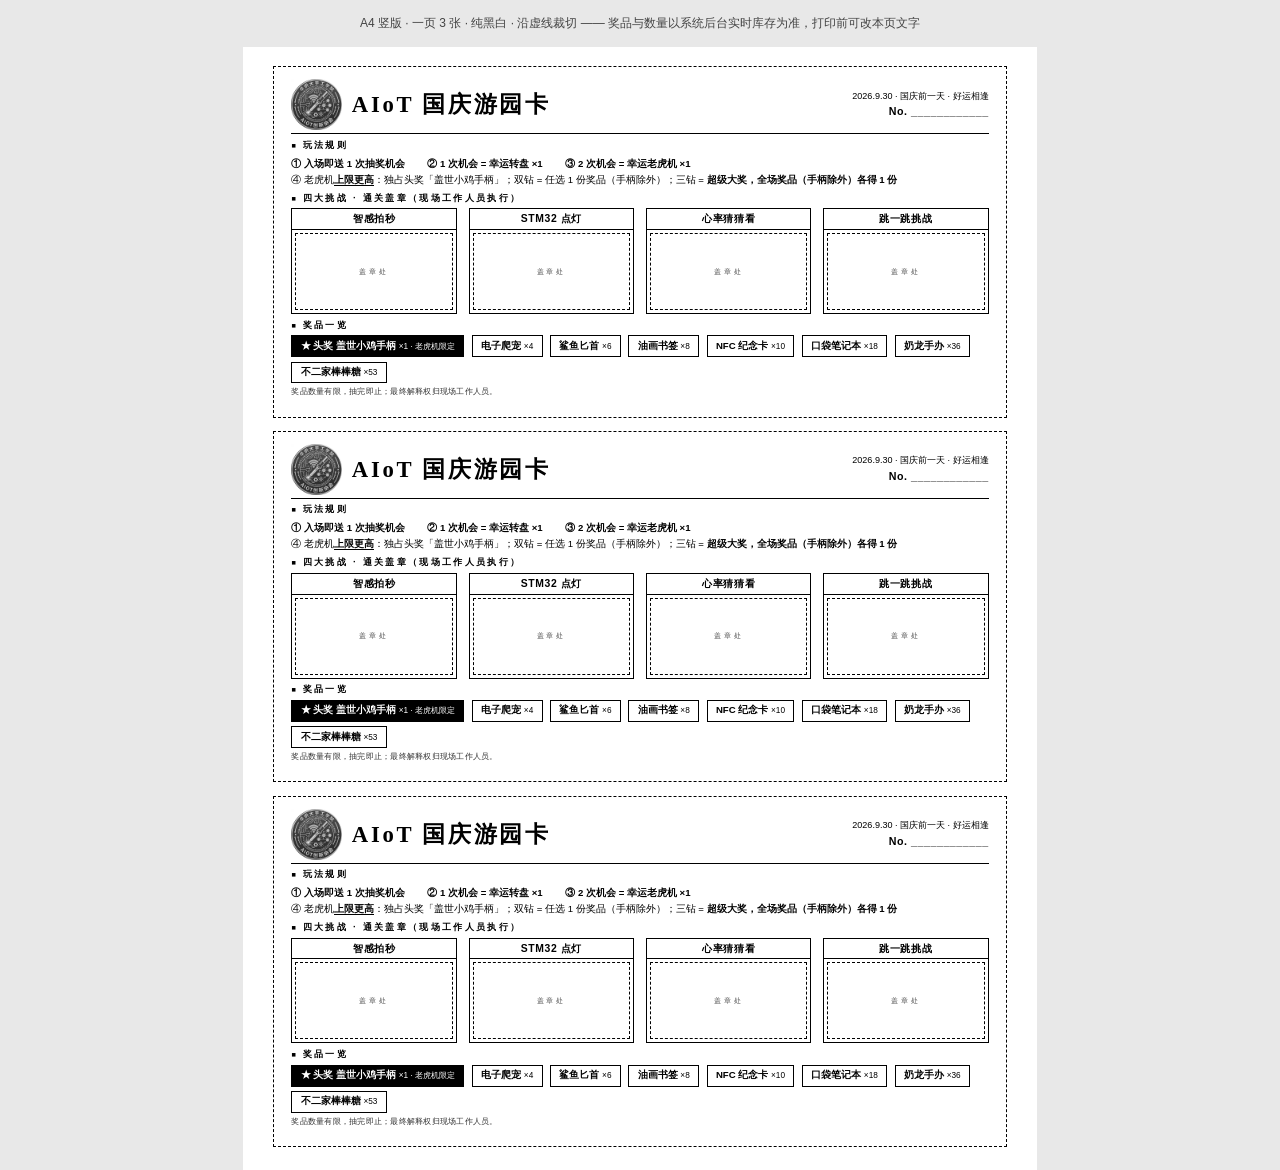
<file: poster/garden-card-A4.html>
<!DOCTYPE html>
<html lang="zh-CN">
<head>
<meta charset="UTF-8">
<meta name="viewport" content="width=device-width, initial-scale=1.0">
<title>AIoT 国庆游园卡 · A4 一页 3 张（黑白打印）</title>
<style>
  /* ========= 全局：纯黑白，无图案，A4 竖版一页 3 张 ========= */
  * { margin: 0; padding: 0; box-sizing: border-box; }
  html, body { background: #e8e8e8; }
  body {
    font-family: "Noto Sans CJK SC", "Source Han Sans SC", "Microsoft YaHei", sans-serif;
    color: #000;
  }

  .page {
    width: 210mm;
    min-height: 297mm;
    margin: 0 auto;
    padding: 5mm 8mm;
    background: #fff;
    display: flex;
    flex-direction: column;
    gap: 3.5mm;
  }

  /* ========= 单张游园卡：194mm × 93mm，虚线为裁切线 ========= */
  .card {
    width: 194mm;
    height: 93mm;
    border: 0.4mm dashed #000;
    padding: 3.2mm 4.5mm;
    display: flex;
    flex-direction: column;
    background: #fff;
  }

  /* ---- 头部 ---- */
  .card-head {
    display: flex;
    justify-content: space-between;
    align-items: center;
    border-bottom: 0.5mm solid #000;
    padding-bottom: 0.8mm;
  }
  .head-left { display: flex; align-items: center; gap: 2.5mm; }
  .logo { width: 13.5mm; height: 13.5mm; filter: grayscale(100%); }
  .card-title {
    font-family: "Noto Serif CJK SC", "Source Han Serif SC", "SimSun", serif;
    font-weight: 900;
    font-size: 17pt;
    letter-spacing: 0.12em;
  }
  .head-meta { text-align: right; font-size: 6.8pt; line-height: 1.5; }
  .head-meta .no { font-size: 8pt; font-weight: 700; letter-spacing: 0.05em; }

  /* ---- 区块标题 ---- */
  .sec-label {
    font-size: 7pt;
    font-weight: 900;
    letter-spacing: 0.25em;
    margin: 1.2mm 0 1mm;
  }
  .sec-label::before { content: "■"; font-size: 5.5pt; margin-right: 1.2mm; }

  /* ---- 玩法规则 ---- */
  .rules { font-size: 7.2pt; line-height: 1.6; }
  .rules .row1 { display: flex; gap: 6mm; font-weight: 700; }
  .rules .row2 { margin-top: 0.2mm; }
  .rules b { font-weight: 900; }
  .rules .hl { border-bottom: 0.35mm solid #000; font-weight: 900; }

  /* ---- 集章区 ---- */
  .stamps { display: flex; gap: 3mm; }
  .stamp-box {
    flex: 1;
    height: 28mm;
    border: 0.4mm solid #000;
    display: flex;
    flex-direction: column;
  }
  .stamp-box .name {
    font-size: 7.8pt;
    font-weight: 900;
    text-align: center;
    padding: 0.8mm 0 0.7mm;
    border-bottom: 0.25mm solid #000;
    letter-spacing: 0.06em;
  }
  .stamp-box .area {
    flex: 1;
    margin: 0.8mm;
    border: 0.3mm dashed #000;
    display: flex;
    align-items: center;
    justify-content: center;
    font-size: 5.5pt;
    color: #555;
    letter-spacing: 0.4em;
  }

  /* ---- 奖品一览 ---- */
  .prize-chips { display: flex; flex-wrap: wrap; gap: 1.2mm 2mm; }
  .chip {
    border: 0.3mm solid #000;
    padding: 0.9mm 2.2mm;
    font-size: 7.2pt;
    font-weight: 700;
    white-space: nowrap;
  }
  .chip .qty { font-weight: 400; font-size: 6.2pt; }
  .chip.top { background: #000; color: #fff; }
  .chip.top .qty { color: #fff; }
  .prize-note { font-size: 6.2pt; color: #333; margin-top: 0.8mm; letter-spacing: 0.03em; }

  /* ========= 打印 ========= */
  @page { size: A4 portrait; margin: 0; }
  @media print {
    html, body { background: #fff; }
    .page { width: auto; min-height: auto; padding: 5mm 8mm; margin: 0; gap: 3.5mm; }
    .card { break-inside: avoid; }
    .print-tip { display: none; }
  }
  .print-tip {
    width: 194mm; margin: 4mm auto; font-size: 9pt; color: #444;
    text-align: center; font-family: "Noto Sans CJK SC", sans-serif;
  }
</style>
</head>
<body>
<div class="print-tip">
  A4 竖版 · 一页 3 张 · 纯黑白 · 沿虚线裁切 —— 奖品与数量以系统后台实时库存为准，打印前可改本页文字
</div>

<template id="card-tpl">
  <div class="card">
    <!-- 头部 -->
    <div class="card-head">
      <div class="head-left">
        <img class="logo" src="club-logo.png" alt="AIoT 创新协会">
        <div class="card-title">AIoT 国庆游园卡</div>
      </div>
      <div class="head-meta">
        2026.9.30 · 国庆前一天 · 好运相逢<br>
        <span class="no">No. ____________</span>
      </div>
    </div>

    <!-- 玩法规则 -->
    <div class="sec-label">玩法规则</div>
    <div class="rules">
      <div class="row1">
        <span>① 入场即送 <b>1 次抽奖机会</b></span>
        <span>② 1 次机会 = 幸运转盘 <b>×1</b></span>
        <span>③ 2 次机会 = 幸运老虎机 <b>×1</b></span>
      </div>
      <div class="row2">④ 老虎机<span class="hl">上限更高</span>：独占头奖「盖世小鸡手柄」；双钻 = 任选 1 份奖品（手柄除外）；三钻 = <b>超级大奖，全场奖品（手柄除外）各得 1 份</b></div>
    </div>

    <!-- 四大挑战 · 集章 -->
    <div class="sec-label">四大挑战 · 通关盖章（现场工作人员执行）</div>
    <div class="stamps">
      <div class="stamp-box"><div class="name">智感拍秒</div><div class="area">盖章处</div></div>
      <div class="stamp-box"><div class="name">STM32 点灯</div><div class="area">盖章处</div></div>
      <div class="stamp-box"><div class="name">心率猜猜看</div><div class="area">盖章处</div></div>
      <div class="stamp-box"><div class="name">跳一跳挑战</div><div class="area">盖章处</div></div>
    </div>

    <!-- 奖品一览 -->
    <div class="sec-label">奖品一览</div>
    <div class="prize-chips">
      <span class="chip top">★ 头奖 盖世小鸡手柄 <span class="qty">×1 · 老虎机限定</span></span>
      <span class="chip">电子爬宠 <span class="qty">×4</span></span>
      <span class="chip">鲨鱼匕首 <span class="qty">×6</span></span>
      <span class="chip">油画书签 <span class="qty">×8</span></span>
      <span class="chip">NFC 纪念卡 <span class="qty">×10</span></span>
      <span class="chip">口袋笔记本 <span class="qty">×18</span></span>
      <span class="chip">奶龙手办 <span class="qty">×36</span></span>
      <span class="chip">不二家棒棒糖 <span class="qty">×53</span></span>
    </div>
    <div class="prize-note">奖品数量有限，抽完即止；最终解释权归现场工作人员。</div>
  </div>
</template>

<div class="page">
  <!-- 三张卡由脚本克隆，内容只维护 template 一处 -->
  <div class="card-slot"></div>
  <div class="card-slot"></div>
  <div class="card-slot"></div>
</div>

<script>
  const tpl = document.getElementById("card-tpl");
  document.querySelectorAll(".card-slot").forEach(slot => {
    slot.replaceWith(tpl.content.cloneNode(true));
  });
</script>
</body>
</html>
</file>
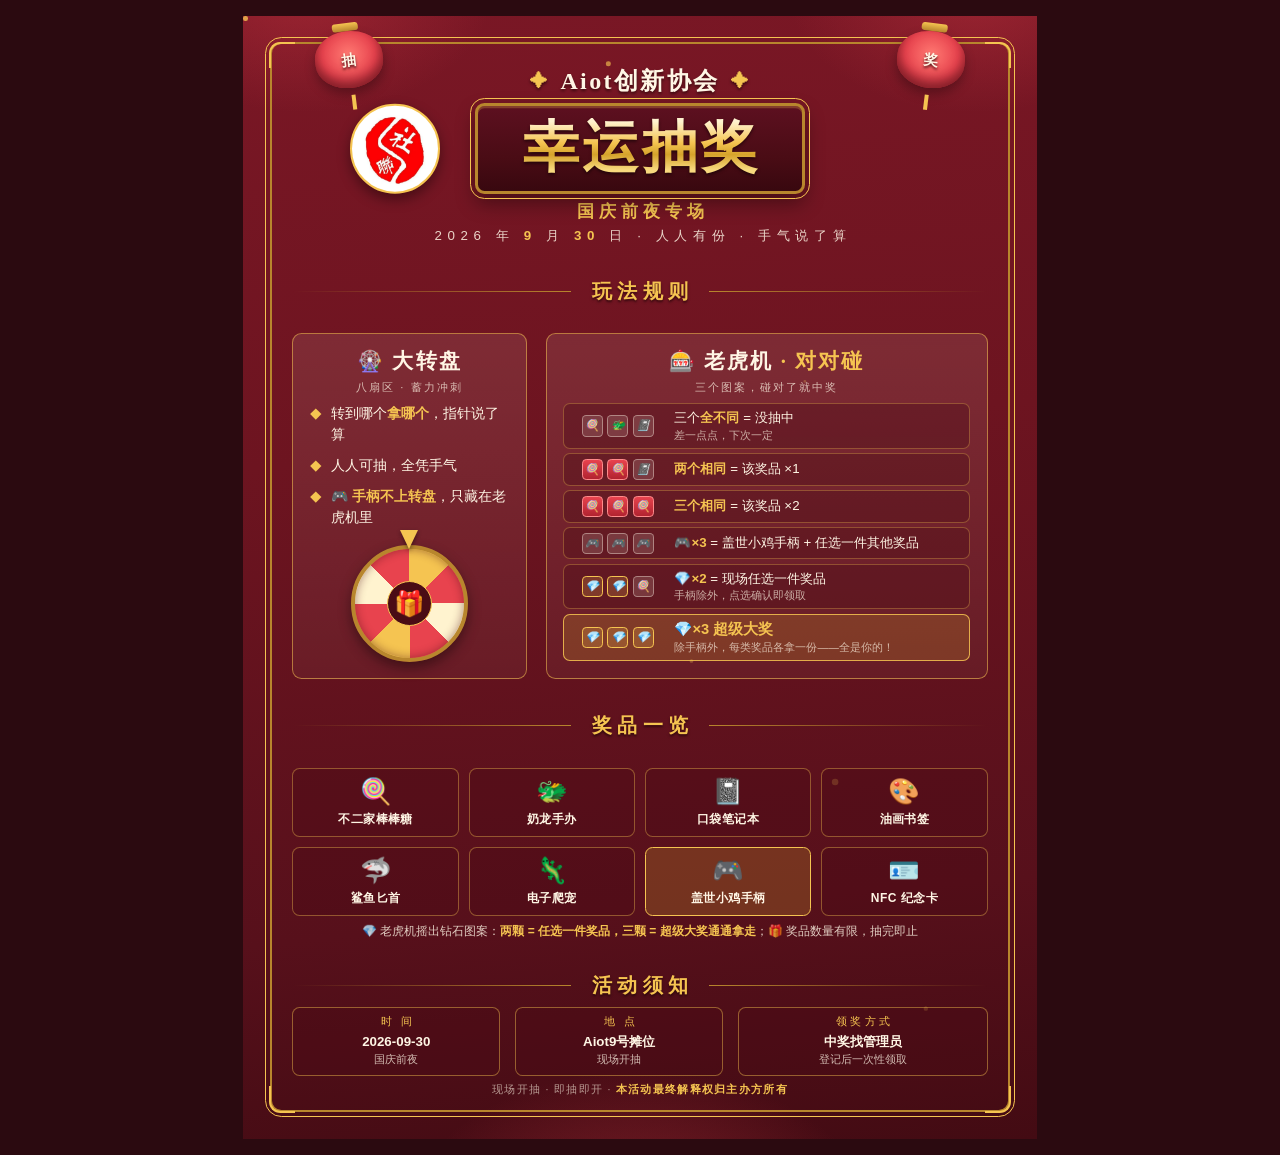
<file: poster/lucky-draw-A4.html>
<!doctype html>
<html lang="zh-CN">
<head>
<meta charset="utf-8">
<meta name="viewport" content="width=device-width, initial-scale=1">
<title>幸运抽奖 · 国庆前夜（A4 海报）</title>
<style>
  /* ───────── 设计 token：红金国潮庆典 ─────────
     深红 #6D1420（底） · 大红 #E8434E（灯笼/点缀）
     鎏金 #F5C451（标题/金线） · 赤金 #B8862D（暗金描边）
     米白 #FFF6E5（正文） · 绛 #4A0C15（牌匾/暗部）
     字体角色：标题=宋体衬线大字 · 正文/数据=黑体        */
  :root {
    --red-deep: #6D1420;
    --red: #E8434E;
    --gold: #F5C451;
    --gold-deep: #B8862D;
    --paper: #FFF6E5;
    --maroon: #4A0C15;
    --serif: "Noto Serif SC", "Songti SC", "STSong", "SimSun", serif;
    --sans: "PingFang SC", "Microsoft YaHei", "Noto Sans SC", sans-serif;
  }
  * { box-sizing: border-box; margin: 0; padding: 0; }
  html, body { background: #2b0a10; }
  body { display: flex; justify-content: center; padding: 16px 0; }
  .poster {
    width: 210mm; height: 297mm;
    background:
      radial-gradient(ellipse 90mm 60mm at 50% 108%, rgba(232, 67, 78, .38), transparent 70%),
      radial-gradient(ellipse 70mm 45mm at 8% -2%, rgba(232, 67, 78, .30), transparent 70%),
      radial-gradient(ellipse 70mm 45mm at 92% -2%, rgba(232, 67, 78, .30), transparent 70%),
      linear-gradient(175deg, #7a1725 0%, var(--red-deep) 38%, #57101b 78%, #430b13 100%);
    color: var(--paper);
    font-family: var(--sans);
    position: relative;
    overflow: hidden;
    -webkit-print-color-adjust: exact; print-color-adjust: exact;
  }
  /* 金粉：一层 box-shadow 点阵，印刷安全 */
  .dust, .dust::after {
    content: ""; position: absolute; width: 1.2mm; height: 1.2mm; border-radius: 50%;
    background: var(--gold); opacity: .8;
    box-shadow: 38mm 30mm 0 -0.2mm rgba(245,196,81,.55), 172mm 44mm 0 0.3mm rgba(245,196,81,.4),
      26mm 118mm 0 -0.3mm rgba(245,196,81,.45), 186mm 132mm 0 -0.1mm rgba(245,196,81,.5),
      14mm 205mm 0 0.2mm rgba(245,196,81,.4), 196mm 236mm 0 -0.2mm rgba(245,196,81,.5),
      30mm 262mm 0 0 mm rgba(245,196,81,.4), 178mm 272mm 0 -0.3mm rgba(245,196,81,.45);
  }
  .dust::after {
    transform: translate(96mm, 12mm);
    box-shadow: 52mm 84mm 0 -0.3mm rgba(245,196,81,.4), 60mm 190mm 0 0.2mm rgba(245,196,81,.45),
      22mm 158mm 0 -0.2mm rgba(245,196,81,.5), 84mm 250mm 0 -0.1mm rgba(245,196,81,.4);
  }
  /* 双线金框 + 四角回纹点缀 */
  .frame {
    position: absolute; inset: 7mm;
    border: 0.7mm solid var(--gold-deep);
    outline: 0.25mm solid var(--gold);
    outline-offset: 1.3mm;
    border-radius: 3mm;
    pointer-events: none;
  }
  .frame i {
    position: absolute; width: 7mm; height: 7mm;
    border: 0.7mm solid var(--gold);
  }
  .frame i:nth-child(1) { top: -0.7mm; left: -0.7mm; border-right: none; border-bottom: none; border-radius: 3mm 0 0 0; }
  .frame i:nth-child(2) { top: -0.7mm; right: -0.7mm; border-left: none; border-bottom: none; border-radius: 0 3mm 0 0; }
  .frame i:nth-child(3) { bottom: -0.7mm; left: -0.7mm; border-right: none; border-top: none; border-radius: 0 0 0 3mm; }
  .frame i:nth-child(4) { bottom: -0.7mm; right: -0.7mm; border-left: none; border-top: none; border-radius: 0 0 3mm 0; }

  .inner { position: absolute; inset: 13mm 13mm 11mm; display: flex; flex-direction: column; justify-content: space-between; }

  /* ── 头部：主办方标识 + 灯笼 + 烫金牌匾 ── */
  header { text-align: center; position: relative; padding-top: 0; }
  /* 主办方标识：白圆徽章衬红印章 logo，配协会全称，尺寸给足保证印刷可读 */
  .org { display: flex; align-items: center; justify-content: center; gap: 4mm; margin: 0 0 1.6mm; }
  .org-name::before, .org-name::after {
    content: "\2726"; color: var(--gold); font-size: 0.72em; vertical-align: 0.12em; margin: 0 3mm;
  }
  /* 合作方印章 logo：绝对定位锚在牌匾左缘外侧，牌匾保持页面正中不动 */
  .plaque { position: relative; }
  .seal-logo {
    position: absolute; right: calc(100% + 10mm); top: 50%; transform: translateY(-50%);
    width: 24mm; height: 24mm; border-radius: 50%;
    background: #fff url("[data-uri]") center / 118% 118% no-repeat;
    border: 0.55mm solid var(--gold);
    box-shadow: 0 1.5mm 3.5mm rgba(0, 0, 0, .4);
  }
  .org-name {
    font-family: var(--serif); font-size: 18pt; font-weight: 900; letter-spacing: 0.1em;
    color: var(--paper); text-shadow: 0 0.5mm 0.8mm rgba(20, 2, 4, .6);
  }
  .lantern {
    position: absolute; top: -9mm; width: 18mm; height: 15mm;
    background: radial-gradient(ellipse at 50% 42%, #ff7a72 0%, var(--red) 55%, #a8222e 100%);
    border-radius: 50% / 46%;
    box-shadow: inset 0 -2mm 3mm rgba(74, 12, 21, .55), 0 1.5mm 3mm rgba(0,0,0,.3);
  }
  .lantern::before, .lantern::after { content: ""; position: absolute; left: 50%; transform: translateX(-50%); }
  .lantern::before { top: -2.2mm; width: 7mm; height: 2.2mm; background: linear-gradient(180deg, var(--gold), var(--gold-deep)); border-radius: 0.8mm; }
  .lantern::after { bottom: -6mm; width: 1mm; height: 4mm; background: var(--gold); }
  .lantern.l { left: 6mm; transform: rotate(-7deg); }
  .lantern.r { right: 6mm; transform: rotate(7deg); }
  .lantern small {
    position: absolute; top: 5.2mm; left: 0; right: 0; text-align: center;
    font-size: 11pt; font-weight: 900; color: var(--paper);
    text-shadow: 0 0.5mm 0.7mm rgba(58, 6, 12, .85);
  }
  .plaque {
    display: inline-block; padding: 3.2mm 11mm 3.8mm;
    background: linear-gradient(180deg, #5d1020, var(--maroon) 60%, #38080f);
    border: 0.8mm solid var(--gold-deep);
    outline: 0.3mm solid var(--gold);
    outline-offset: 1.1mm;
    border-radius: 2.5mm;
    box-shadow: 0 2.5mm 5mm rgba(0,0,0,.38), inset 0 0.6mm 0 rgba(245,196,81,.25);
  }
  h1 {
    font-family: var(--serif); font-weight: 900; font-size: 42pt; line-height: 1.04;
    letter-spacing: 0.06em; text-indent: 0.06em;
    background: linear-gradient(180deg, #fff3cf 6%, var(--gold) 42%, #d5a32b 62%, #f8d97e 88%);
    -webkit-background-clip: text; background-clip: text; color: transparent;
    filter: drop-shadow(0 0.7mm 0.4mm rgba(20, 2, 4, .65));
  }
  .sub {
    margin-top: 2mm; font-size: 12.5pt; font-weight: 700; letter-spacing: 0.3em; text-indent: 0.3em;
    color: var(--gold);
  }
  .date {
    margin-top: 1mm; font-size: 10pt; letter-spacing: 0.42em; text-indent: 0.42em;
    color: rgba(255, 246, 229, .85);
  }
  .date b { color: var(--gold); font-weight: 700; }

  /* ── 分节金线标题 ── */
  .sec {
    display: flex; align-items: center; gap: 4mm; margin: 3mm 0 2mm;
  }
  .sec::before, .sec::after { content: ""; flex: 1; height: 0.35mm; background: linear-gradient(90deg, transparent, var(--gold-deep)); }
  .sec::after { background: linear-gradient(90deg, var(--gold-deep), transparent); }
  .sec b {
    font-family: var(--serif); font-size: 15pt; font-weight: 900; color: var(--gold);
    letter-spacing: 0.28em; text-indent: 0.28em; white-space: nowrap;
    text-shadow: 0 0.4mm 0.6mm rgba(20,2,4,.6);
  }

  /* ── 玩法双卡 ── */
  .games { display: grid; grid-template-columns: 62mm 1fr; gap: 5mm; }
  .card {
    background: linear-gradient(180deg, rgba(255,246,229,.10), rgba(255,246,229,.045));
    border: 0.35mm solid rgba(245, 196, 81, .55);
    border-radius: 2.5mm;
    padding: 3.4mm 4.4mm 3.8mm;
  }
  .card h3 {
    font-family: var(--serif); font-size: 15.5pt; font-weight: 900; color: var(--paper);
    letter-spacing: 0.1em; text-align: center;
  }
  .card h3 em { font-style: normal; color: var(--gold); }
  .card .tag {
    margin: 1.2mm 0 2.2mm; text-align: center; font-size: 8.5pt; letter-spacing: 0.18em;
    color: rgba(255, 246, 229, .72);
  }
  .card ul { list-style: none; display: grid; gap: 2.6mm; }
  .card li {
    position: relative; padding-left: 5.5mm; font-size: 10.5pt; line-height: 1.5;
  }
  .card li::before {
    content: ""; position: absolute; left: 0.6mm; top: 1.9mm;
    width: 2mm; height: 2mm; transform: rotate(45deg);
    background: var(--gold);
  }
  .card li b { color: var(--gold); }
  /* 迷你转盘（纯 CSS 装饰，补大转盘卡片下部留白） */
  .mini-wheel {
    margin: 4.5mm auto 0.5mm; width: 31mm; height: 31mm; border-radius: 50%;
    background: conic-gradient(
      var(--gold) 0 45deg, var(--red) 0 90deg, #fff3cf 0 135deg, var(--red) 0 180deg,
      var(--gold) 0 225deg, var(--red) 0 270deg, #fff3cf 0 315deg, var(--red) 0 360deg);
    border: 1.2mm solid var(--gold-deep);
    box-shadow: 0 1.5mm 3.5mm rgba(0, 0, 0, .4), inset 0 0 2.5mm rgba(74, 12, 21, .45);
    position: relative;
  }
  .mini-wheel::after {
    content: "🎁"; position: absolute; inset: 0; margin: auto;
    width: 11.5mm; height: 11.5mm; border-radius: 50%;
    background: var(--maroon); border: 0.5mm solid var(--gold);
    display: grid; place-items: center; font-size: 6.5mm;
  }
  .mini-wheel .ptr {
    position: absolute; top: -5mm; left: 50%; transform: translateX(-50%);
    width: 0; height: 0; border: 2.6mm solid transparent; border-top: 5.2mm solid var(--gold);
    filter: drop-shadow(0 0.6mm 0.6mm rgba(0, 0, 0, .45));
  }

  /* 对对碰规则表 */
  .rules { display: grid; gap: 1.15mm; }
  .rule {
    display: grid; grid-template-columns: 24mm 1fr; align-items: center; gap: 3mm;
    background: rgba(74, 12, 21, .35);
    border: 0.25mm solid rgba(245, 196, 81, .32);
    border-radius: 1.8mm; padding: 1.25mm 3mm 1.25mm 2.2mm;
  }
  .rule.hot { border-color: rgba(245, 196, 81, .85); background: rgba(184, 134, 45, .28); }
  .combo { display: flex; gap: 1.1mm; justify-content: center; }
  .combo .t {
    width: 5.6mm; height: 5.6mm; border-radius: 1.1mm;
    background: rgba(255, 246, 229, .14);
    border: 0.25mm solid rgba(255, 246, 229, .4);
    display: grid; place-items: center; font-size: 8.5pt; line-height: 1;
  }
  .combo .t.on { background: linear-gradient(180deg, var(--red), #b22330); border-color: #ff8b8b; }
  .combo .t.dm { background: rgba(245, 196, 81, .2); border-color: var(--gold); }
  .rule .what { font-size: 10pt; line-height: 1.42; }
  .rule .what b { color: var(--gold); }
  .rule .what small { display: block; font-size: 8pt; color: rgba(255, 246, 229, .68); }
  .rule.big .what b { font-size: 11pt; }

  /* ── 奖品墙 ── */
  .wall { display: grid; grid-template-columns: repeat(4, 1fr); gap: 2.6mm; }
  .prize {
    background: rgba(74, 12, 21, .32);
    border: 0.3mm solid rgba(245, 196, 81, .4);
    border-radius: 2mm;
    padding: 2.3mm 1mm 2.1mm;
    text-align: center;
  }
  .prize .e { display: block; font-size: 19pt; line-height: 1.15; }
  .prize .n { display: block; margin-top: 1.2mm; font-size: 9pt; font-weight: 600; letter-spacing: 0.04em; }
  .prize.jp { border-color: var(--gold); background: rgba(184, 134, 45, .3); }
  .wall-note {
    margin-top: 1.8mm; text-align: center; font-size: 9pt; color: rgba(255, 246, 229, .82);
  }
  .wall-note b { color: var(--gold); }

  /* ── 底栏 ── */
  footer { margin-top: 0; }
  .info { display: grid; grid-template-columns: 1fr 1fr 1.2fr; gap: 4mm; }
  .info .cell {
    border: 0.3mm solid rgba(245, 196, 81, .45); border-radius: 2mm;
    padding: 1.9mm 3mm; text-align: center;
    background: rgba(74, 12, 21, .3);
  }
  .info .k { font-size: 8pt; letter-spacing: 0.3em; text-indent: 0.3em; color: var(--gold); }
  .info .v { margin-top: 1.2mm; font-size: 10pt; font-weight: 700; line-height: 1.4; }
  .info .v small { display: block; font-size: 8.5pt; font-weight: 400; color: rgba(255, 246, 229, .75); }
  .fine {
    margin-top: 1.8mm; text-align: center; font-size: 8pt; letter-spacing: 0.12em;
    color: rgba(255, 246, 229, .6);
  }
  .fine b { color: var(--gold); font-weight: 700; }

  /* A4 打印：一页铺满 */
  @page { size: A4 portrait; margin: 0; }
  @media print {
    body { padding: 0; background: none; }
    .poster { width: 210mm; height: 297mm; }
  }
</style>
</head>
<body>
<div class="poster">
  <div class="dust"></div>
  <div class="frame"><i></i><i></i><i></i><i></i></div>
  <div class="inner">

    <header>
      <div class="org"><span class="org-name">Aiot创新协会</span></div>
      <span class="lantern l"><small>抽</small></span>
      <span class="lantern r"><small>奖</small></span>
      <div class="plaque"><span class="seal-logo"></span><h1>幸运抽奖</h1></div>
      <p class="sub">国庆前夜专场</p>
      <p class="date">2026 年 <b>9</b> 月 <b>30</b> 日 · 人人有份 · 手气说了算</p>
    </header>

    <div class="sec"><b>玩法规则</b></div>
    <section class="games">
      <article class="card">
        <h3>🎡 大转盘</h3>
        <p class="tag">八扇区 · 蓄力冲刺</p>
        <ul>
          <li>转到哪个<b>拿哪个</b>，指针说了算</li>
          <li>人人可抽，全凭手气</li>
          <li><b>🎮 手柄不上转盘</b>，只藏在老虎机里</li>
        </ul>
        <div class="mini-wheel"><i class="ptr"></i></div>
      </article>
      <article class="card">
        <h3>🎰 老虎机 <em>· 对对碰</em></h3>
        <p class="tag">三个图案，碰对了就中奖</p>
        <div class="rules">
          <div class="rule">
            <span class="combo"><i class="t">🍭</i><i class="t">🐲</i><i class="t">📓</i></span>
            <span class="what">三个<b>全不同</b> = 没抽中<small>差一点点，下次一定</small></span>
          </div>
          <div class="rule">
            <span class="combo"><i class="t on">🍭</i><i class="t on">🍭</i><i class="t">📓</i></span>
            <span class="what"><b>两个相同</b> = 该奖品 ×1</span>
          </div>
          <div class="rule">
            <span class="combo"><i class="t on">🍭</i><i class="t on">🍭</i><i class="t on">🍭</i></span>
            <span class="what"><b>三个相同</b> = 该奖品 ×2</span>
          </div>
          <div class="rule">
            <span class="combo"><i class="t">🎮</i><i class="t">🎮</i><i class="t">🎮</i></span>
            <span class="what"><b>🎮×3</b> = 盖世小鸡手柄 + 任选一件其他奖品</span>
          </div>
          <div class="rule">
            <span class="combo"><i class="t dm">💎</i><i class="t dm">💎</i><i class="t">🍭</i></span>
            <span class="what"><b>💎×2</b> = 现场任选一件奖品<small>手柄除外，点选确认即领取</small></span>
          </div>
          <div class="rule big hot">
            <span class="combo"><i class="t dm">💎</i><i class="t dm">💎</i><i class="t dm">💎</i></span>
            <span class="what"><b>💎×3 超级大奖</b><small>除手柄外，每类奖品各拿一份——全是你的！</small></span>
          </div>
        </div>
      </article>
    </section>

    <div class="sec"><b>奖品一览</b></div>
    <section>
      <div class="wall">
        <div class="prize"><span class="e">🍭</span><span class="n">不二家棒棒糖</span></div>
        <div class="prize"><span class="e">🐲</span><span class="n">奶龙手办</span></div>
        <div class="prize"><span class="e">📓</span><span class="n">口袋笔记本</span></div>
        <div class="prize"><span class="e">🎨</span><span class="n">油画书签</span></div>
        <div class="prize"><span class="e">🦈</span><span class="n">鲨鱼匕首</span></div>
        <div class="prize"><span class="e">🦎</span><span class="n">电子爬宠</span></div>
        <div class="prize jp"><span class="e">🎮</span><span class="n">盖世小鸡手柄</span></div>
        <div class="prize"><span class="e">🪪</span><span class="n">NFC 纪念卡</span></div>
      </div>
      <p class="wall-note">💎 老虎机摇出钻石图案：<b>两颗 = 任选一件奖品，三颗 = 超级大奖通通拿走</b>；🎁 奖品数量有限，抽完即止</p>
    </section>

    <footer>
      <div class="sec"><b>活动须知</b></div>
      <div class="info">
        <div class="cell">
          <p class="k">时 间</p>
          <p class="v">2026-09-30<small>国庆前夜</small></p>
        </div>
        <div class="cell">
          <p class="k">地 点</p>
          <p class="v">Aiot9号摊位<small>现场开抽</small></p>
        </div>
        <div class="cell">
          <p class="k">领奖方式</p>
          <p class="v">中奖找管理员<small>登记后一次性领取</small></p>
        </div>
      </div>
      <p class="fine">现场开抽 · 即抽即开 · <b>本活动最终解释权归主办方所有</b></p>
    </footer>

  </div>
</div>
</body>
</html>
</file>
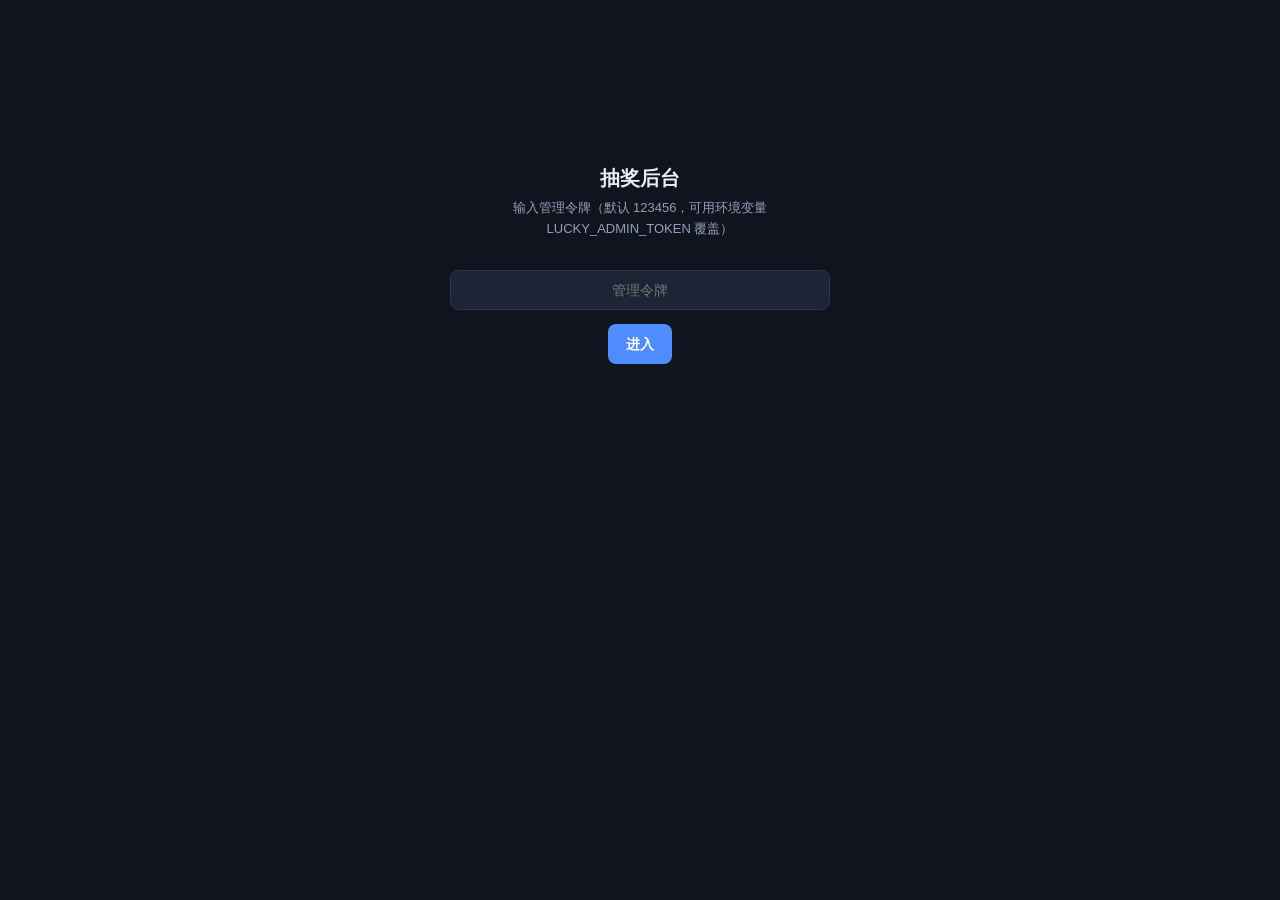
<file: web/admin.html>
<!doctype html>
<html lang="zh-CN">
<head>
<meta charset="utf-8">
<meta name="viewport" content="width=device-width, initial-scale=1">
<title>抽奖后台</title>
<style>
  :root {
    --bg: #10141f; --panel: #171d2b; --panel-2: #1d2436;
    --ink: #e8edf7; --dim: #93a0b8; --line: #2a3350;
    --accent: #4f8cff; --ok: #35c98e; --warn: #ffb84d;
  }
  * { box-sizing: border-box; }
  body {
    margin: 0; background: var(--bg); color: var(--ink);
    font: 14px/1.6 -apple-system, "PingFang SC", "Microsoft YaHei", "Noto Sans SC", sans-serif;
  }
  .wrap { max-width: 1280px; margin: 0 auto; padding: 28px 20px 60px; }
  .head-row { display: flex; justify-content: space-between; align-items: flex-start; gap: 12px; }
  h1 { font-size: 20px; margin: 0 0 4px; }
  .sub { color: var(--dim); font-size: 13px; margin: 0 0 16px; }
  /* 顶部状态摘要条 */
  .sumbar { display: flex; gap: 12px; flex-wrap: wrap; margin: 0 0 18px; }
  .chip {
    background: var(--panel); border: 1px solid var(--line); border-radius: 10px;
    padding: 8px 14px; font-size: 12.5px; color: var(--dim);
    display: flex; align-items: center; gap: 7px;
  }
  .chip b { color: var(--ink); font-size: 16px; font-variant-numeric: tabular-nums; }
  /* 奖品行内小按钮（编辑/删除）与大奖复选框 */
  .icon-btn { padding: 4px 9px; font-size: 12.5px; }
  .grand-chk { width: 16px; height: 16px; accent-color: var(--warn); cursor: pointer; }
  #prize-add { border-top: 1px dashed var(--line); margin-top: 14px; padding-top: 14px; }
  #prize-add .field { min-width: 110px; }
  #prize-add .field.narrow { min-width: 84px; flex: 0 1 110px; }
  .card { background: var(--panel); border: 1px solid var(--line); border-radius: 12px; padding: 18px; margin-bottom: 18px; overflow-x: auto; }
  .card h2 { font-size: 15px; margin: 0 0 12px; display: flex; align-items: center; gap: 8px; flex-wrap: wrap; }
  .card h2 .hint { font-weight: 400; color: var(--dim); font-size: 12px; }
  .sec-title { font-size: 13px; color: var(--dim); font-weight: 600; margin: 18px 0 8px; display: flex; align-items: center; gap: 8px; }
  .sec-title .hint { font-weight: 400; font-size: 12px; }
  label { display: block; font-size: 12px; color: var(--dim); margin-bottom: 4px; }
  input, select {
    background: var(--panel-2); color: var(--ink); border: 1px solid var(--line);
    border-radius: 8px; padding: 8px 10px; font: inherit; width: 100%;
  }
  input:focus, select:focus, button:focus-visible { outline: 2px solid var(--accent); outline-offset: 1px; }
  button {
    cursor: pointer; border: none; border-radius: 8px; font: inherit; font-weight: 600;
    background: var(--accent); color: #fff; padding: 9px 18px; white-space: nowrap;
  }
  button.ghost { background: var(--panel-2); color: var(--ink); border: 1px solid var(--line); }
  button.danger { background: transparent; color: #ff7a7a; border: 1px solid #58262c; }
  button:hover { filter: brightness(1.08); }
  button:disabled { opacity: .5; cursor: wait; }
  .row { display: flex; gap: 12px; flex-wrap: wrap; align-items: flex-end; }
  .field { flex: 1; min-width: 150px; }
  table { width: 100%; border-collapse: collapse; }
  th, td { padding: 9px 8px; text-align: left; border-bottom: 1px solid var(--line); font-size: 13px; vertical-align: middle; }
  th { color: var(--dim); font-weight: 600; font-size: 12px; white-space: nowrap; }
  /* 奖品名单行显示：此前列宽被挤到一字宽，名称竖排穿模 */
  #prize-rows td:first-child { white-space: nowrap; }
  td input { width: 90px; padding: 6px 8px; }
  td input.stock-in { width: 76px; }
  .drawn { font-variant-numeric: tabular-nums; color: var(--dim); }
  .prob-bar { position: relative; background: var(--panel-2); border-radius: 999px; height: 10px; width: 130px; min-width: 54px; flex: 0 1 130px; overflow: hidden; }
  .prob-bar i { position: absolute; inset: 0 auto 0 0; background: linear-gradient(90deg, #4f8cff, #7bd0ff); border-radius: 999px; transition: width .5s ease; }
  .prob-val { font-variant-numeric: tabular-nums; color: var(--dim); font-size: 12px; margin-left: 8px; }
  .note { font-size: 12px; color: var(--dim); margin-top: 8px; line-height: 1.7; }
  .note b { color: var(--ink); }
  .readout { font-size: 13px; margin-top: 10px; color: var(--ink); }
  .readout b { font-variant-numeric: tabular-nums; }
  .readout .ok { color: var(--ok); }
  /* 开关按钮：开/关 视觉状态 */
  .tgl-box { display: flex; flex-direction: column; align-items: flex-start; gap: 2px; }
  .toggle {
    display: inline-flex; align-items: center; gap: 10px;
    background: var(--panel-2); border: 1px solid var(--line); color: var(--ink);
    padding: 10px 16px; border-radius: 10px; font-weight: 600;
  }
  .toggle .t-dot { width: 10px; height: 10px; border-radius: 50%; background: var(--dim); flex: none; transition: background .2s; }
  .toggle .t-state { font-size: 12px; padding: 1px 10px; border-radius: 999px; background: var(--line); color: var(--dim); }
  .toggle.on { border-color: rgba(53, 201, 142, .65); }
  .toggle.on .t-dot { background: var(--ok); box-shadow: 0 0 8px rgba(53, 201, 142, .8); }
  .toggle.on .t-state { background: rgba(53, 201, 142, .18); color: var(--ok); }
  .toggle.off { border-color: rgba(255, 122, 122, .45); }
  .toggle.off .t-state { background: rgba(255, 122, 122, .12); color: #ff7a7a; }
  #history { max-height: 320px; overflow: auto; }
  .token-gate { max-width: 380px; margin: 18vh auto; text-align: center; }
  .token-gate input { text-align: center; margin: 14px 0; }
  .msg { font-size: 12px; margin-left: 10px; }
  .msg.ok { color: var(--ok); }
  .msg.err { color: #ff7a7a; }
  .log-item { display: flex; justify-content: space-between; gap: 10px; padding: 6px 2px; border-bottom: 1px dashed var(--line); font-size: 12.5px; }
  .log-item .ts { color: var(--dim); }
  .log-item.win { color: #9fe8c6; }
  /* 库存直改：步进器 + 剩余/总量输入 + 补满（禁止折行，防止"补满"竖排穿模） */
  .stock-ctl { display: flex; align-items: center; gap: 4px; flex-wrap: nowrap; white-space: nowrap; }
  .stock-ctl > * { flex: none; }
  .st-btn { padding: 5px 10px; font-size: 14px; line-height: 1; background: var(--panel-2); color: var(--ink); border: 1px solid var(--line); border-radius: 6px; }
  .st-btn:hover { filter: brightness(1.15); }
  .stock-ctl input { width: 62px; padding: 6px 4px; text-align: center; }
  .st-sep { color: var(--dim); }
  .st-full { padding: 5px 10px; font-size: 12px; }
  .prob-note { font-size: 11px; color: var(--warn); margin-left: 8px; white-space: nowrap; }
  .odds-mixed td { color: var(--dim); }
  .odds-mixed td[colspan] { font-variant-numeric: tabular-nums; color: var(--ink); }
</style>
</head>
<body>

<div class="token-gate" id="gate">
  <h1>抽奖后台</h1>
  <p class="sub">输入管理令牌（默认 123456，可用环境变量 LUCKY_ADMIN_TOKEN 覆盖）</p>
  <input type="password" id="token-in" placeholder="管理令牌" autocomplete="off">
  <div><button id="token-go">进入</button></div>
  <p class="msg err" id="gate-msg"></p>
</div>

<div class="wrap" id="console" hidden>
  <div class="head-row">
    <div>
      <h1>抽奖后台</h1>
      <p class="sub">概率 / 库存 / 老虎机 · 改动即时生效，无需重启</p>
    </div>
    <button id="refresh" class="ghost">↻ 刷新</button>
  </div>

  <div class="sumbar">
    <div class="chip" id="sum-stock">🎁 库存合计 <b>–</b></div>
    <div class="chip" id="sum-draws">🎯 累计抽奖 <b>–</b></div>
    <div class="chip" id="sum-thanks">🙏 谢谢参与 <b>–</b></div>
    <div class="chip" id="sum-slot">🎰 终极大奖 <b>–</b> · 超级大奖 <b>–</b></div>
  </div>

  <div class="card">
    <h2>🎁 奖品与库存 <span class="hint">名称/大奖标志/总量可直接改 · 转盘与老虎机各自一套权重 · 转盘永远抽不到终极大奖 · 库存改动即时生效</span></h2>
    <table>
      <thead><tr>
        <th>奖品</th><th title="终极大奖：不进转盘、双钻自选与三钻超级大奖都不含它">大奖</th><th>已抽出</th><th>转盘权重</th><th>转盘概率</th><th>老虎机权重</th><th>老虎机概率</th><th>库存（剩余 / 总量）</th><th>操作</th>
      </tr></thead>
      <tbody id="prize-rows"></tbody>
    </table>
    <p class="note" id="dyn-note" hidden></p>
    <div class="row" style="margin-top:14px">
      <button id="w-save">保存权重</button><span class="msg" id="w-msg"></span>
      <button id="replenish" class="ghost">全部补货</button>
      <button id="add-toggle" class="ghost">＋ 新增奖品</button>
      <span class="msg" id="crud-msg"></span>
    </div>
    <div id="prize-add" hidden>
      <div class="row">
        <div class="field narrow"><label>id（字母/数字/-/_）</label><input id="add-id" placeholder="coupon"></div>
        <div class="field"><label>名称</label><input id="add-name" placeholder="优惠券"></div>
        <div class="field narrow"><label>emoji</label><input id="add-emoji" value="🎁" maxlength="8"></div>
        <div class="field narrow"><label>转盘权重</label><input id="add-bw" type="number" min="0" step="0.5" value="10"></div>
        <div class="field narrow"><label>老虎机权重<br><span class="hint">（空=同转盘）</span></label><input id="add-sw" type="number" min="0" step="0.5" placeholder="同转盘"></div>
        <div class="field narrow"><label>总量</label><input id="add-total" type="number" min="0" step="1" value="10"></div>
        <div class="field narrow"><label>终极大奖</label><label style="margin:8px 0 0"><input type="checkbox" class="grand-chk" id="add-grand"></label></div>
        <button id="add-save">新增</button><span class="msg" id="add-msg"></span>
      </div>
      <p class="note">新增的奖品以满库存起步、展示顺序排在末尾；把「终极大奖」勾上即适用"不进转盘、只能老虎机三同/对子出"的规则。</p>
    </div>
  </div>

  <div class="card">
    <h2>🎰 老虎机 <span class="hint">三轴对对碰 · 三轴全不同 = 没抽到</span></h2>
    <div class="row">
      <div class="field" style="max-width:220px">
        <label>💎 钻石权重（单轴相对权重）</label>
        <input type="number" id="diamond-weight" min="0" step="0.5">
      </div>
      <button id="slot-dw-save">保存钻石权重</button><span class="msg" id="slot-dw-msg"></span>
    </div>
    <p class="note">钻石代替谢谢参与上轴：<b>两钻</b> = 中奖者现场在自选框里挑一件非大奖奖品（点选→确认才扣库存）；<b>三钻</b> = 超级大奖（除大奖外每类仍有库存的奖品各一份）。</p>
    <div class="row" style="margin-top:16px; align-items:flex-start">
      <div class="tgl-box" style="min-width:240px">
        <button type="button" class="toggle off" id="slot-grand" aria-pressed="false">
          <span class="t-dot"></span>🏆 终极大奖可被老虎机抽出<b class="t-state">关</b>
        </button>
        <p class="note">终极大奖进老虎机奖池（转盘侧永远不含大奖）。人多的场合再打开。</p>
        <span class="msg" id="slot-grand-msg"></span>
      </div>
      <div class="tgl-box" style="min-width:240px">
        <button type="button" class="toggle off" id="slot-jackpot" aria-pressed="false">
          <span class="t-dot"></span>💎 三钻超级大奖<b class="t-state">关</b>
        </button>
        <p class="note">关闭后三钻组合会被自动重抽，不会开出超级大奖。</p>
        <span class="msg" id="slot-jackpot-msg"></span>
      </div>
    </div>
    <div class="sec-title">赔率面板 <span class="hint">三轴独立理论值</span></div>
    <table>
      <thead><tr>
        <th>符号</th><th>三同概率</th><th>两同概率</th>
      </tr></thead>
      <tbody id="odds-rows"></tbody>
    </table>
    <p class="note">以上为三轴独立抽取的理论值；被关闭的组合（超级大奖关闭时的三钻）会自动重抽，实际分布略偏向其余组合。</p>
  </div>

  <div class="card">
    <h2>⚖️ 概率与权重 <span class="hint">谢谢参与 · 动态转移</span></h2>
    <div class="row" style="align-items:flex-start">
      <div class="tgl-box" style="min-width:220px">
        <button type="button" class="toggle off" id="dyn-toggle" aria-pressed="false">
          <span class="t-dot"></span>动态转移<b class="t-state">关</b>
        </button>
        <p class="note">开启后，奖品被抽走让出的权重会推高谢谢参与的概率。</p>
      </div>
      <div class="field" style="max-width:240px">
        <label>转移方式</label>
        <select id="dyn-mode">
          <option value="per_win">每抽一件渐移（推荐）</option>
          <option value="depleted">抽空才整移</option>
        </select>
      </div>
      <button id="dyn-save">保存</button><span class="msg" id="dyn-msg"></span>
    </div>
    <p class="note" id="dyn-explain"></p>
    <p class="readout" id="dyn-readout"></p>
  </div>

  <div class="card">
    <h2>📜 抽奖记录 <span class="hint">最近 100 条</span></h2>
    <div id="history"></div>
    <div class="row" style="margin-top:12px">
      <button id="h-reset" class="danger">清空记录</button><span class="msg" id="h-msg"></span>
    </div>
  </div>
</div>

<script>
const $ = (s) => document.querySelector(s);
let token = localStorage.getItem("lucky.admin_token") || "";

/* HTML 转义：奖品名/emoji 可含任意字符，拼 innerHTML/属性前必须转义（存储型 XSS） */
function esc(s) {
  return String(s ?? "").replace(/[&<>"']/g, (c) => ({
    "&": "&amp;", "<": "&lt;", ">": "&gt;", '"': "&quot;", "'": "&#39;",
  })[c]);
}

/* pydantic 422 的 detail 是错误对象数组，直接 String() 会变 "[object Object]" */
function humanDetail(d) {
  if (typeof d === "string") return d;
  if (Array.isArray(d)) {
    return d.map((e) => (e && e.msg) ? `${(e.loc || []).slice(1).join(".")}: ${e.msg}` : JSON.stringify(e)).join("；");
  }
  return JSON.stringify(d);
}

const MODE_TEXT = {
  per_win: "每抽走一件奖品，按比例把它的权重即时让给谢谢参与；库存抽空时恰好整体转移完。总概率恒定，只做再分配。",
  depleted: "整个奖品被抽空后，它的全部权重一次性让给谢谢参与；没抽空前概率保持不变。",
};

async function req(path, options = {}) {
  const res = await fetch(path, {
    ...options,
    headers: { "Content-Type": "application/json", "X-Admin-Token": token, ...(options.headers || {}) },
  });
  if (res.status === 401) { showGate("令牌失效，重新输入"); throw new Error("unauthorized"); }
  const data = await res.json().catch(() => ({}));
  if (!res.ok) throw new Error(humanDetail(data.detail) || `HTTP ${res.status}`);
  return data;
}

/* 触发整页重渲染的操作统一走这里：快照未保存的权重输入 → 重渲染 → 回填，
   避免管理员改了一半的权重被静默丢弃 */
async function reloadKeepWeights() {
  const snap = snapWeights();
  try {
    await loadAll();
  } finally {
    restoreWeights(snap);
  }
}

function showGate(msg) {
  $("#gate").hidden = false;
  $("#console").hidden = true;
  $("#gate-msg").textContent = msg || "";
}

function flash(id, text, ok = true) {
  const el = $(id);
  el.textContent = text;
  el.className = "msg " + (ok ? "ok" : "err");
  setTimeout(() => { el.textContent = ""; }, 2600);
}

// 概率 → 百分比文案（乘 100，保留 1-2 位小数；过小值显示 <0.01% 避免误读为 0）
function pct(v, digits = 2) {
  const x = (Number(v) || 0) * 100;
  const min = Math.pow(10, -digits);
  if (x > 0 && x < min) return "<" + min.toFixed(digits) + "%";
  return parseFloat(x.toFixed(digits)) + "%";
}

let stateData = null;

// ---- 开关按钮视觉状态 ----
function setToggle(btn, on) {
  btn.classList.toggle("on", !!on);
  btn.classList.toggle("off", !on);
  btn.setAttribute("aria-pressed", String(!!on));
  btn.querySelector(".t-state").textContent = on ? "开" : "关";
}

function renderToggles(d) {
  setToggle($("#slot-grand"), d.slot.grand_enabled);
  setToggle($("#slot-jackpot"), d.slot.jackpot_enabled);
  setToggle($("#dyn-toggle"), d.dynamic_enabled);
}

// 权重输入是"保存权重"制的半提交状态，不因其它保存触发的刷新被重置：快照 → 重渲染 → 回填
function snapWeights() {
  const m = {};
  document.querySelectorAll(".w-in").forEach((el) => { m[el.dataset.id] = el.value; });
  const sm = {};
  document.querySelectorAll(".sw-in").forEach((el) => { sm[el.dataset.id] = el.value; });
  const tw = $("#tw-row");
  return { m, sm, tw: tw ? tw.value : null };
}

function restoreWeights(snap) {
  document.querySelectorAll(".w-in").forEach((el) => {
    if (el.dataset.id in snap.m) el.value = snap.m[el.dataset.id];
  });
  document.querySelectorAll(".sw-in").forEach((el) => {
    if (el.dataset.id in (snap.sm || {})) el.value = snap.sm[el.dataset.id];
  });
  const tw = $("#tw-row");
  if (tw && snap.tw !== null) tw.value = snap.tw;
}

function renderOdds(d) {
  const odds = (d.slot && d.slot.odds) || {};
  const nameOfSym = (sym) => {
    if (sym === "diamond") return "💎 钻石";
    const p = d.prizes.find((x) => x.id === sym);
    return p ? `${esc(p.emoji)} ${esc(p.name)}` : esc(sym);
  };
  const syms = Object.keys(odds)
    .filter((k) => k.startsWith("triple_"))
    .map((k) => k.slice("triple_".length));
  const rows = syms.map((s) => {
    let name = nameOfSym(s);
    if (s === "diamond" && d.slot && !d.slot.jackpot_enabled) {
      name += ` <span class="prob-note" title="超级大奖已关闭，三钻会被自动重抽">重抽</span>`;
    }
    let pair = pct(odds["pair_" + s]);
    return `<tr><td>${name}</td><td>${pct(odds["triple_" + s])}</td><td>${pair}</td></tr>`;
  });
  rows.push(`<tr class="odds-mixed"><td>🎲 没抽到（全不同）</td><td colspan="2">${pct(odds.mixed)}</td></tr>`);
  $("#odds-rows").innerHTML = rows.join("");
}

function renderState(d) {
  stateData = d;
  renderToggles(d);
  $("#dyn-mode").value = d.dynamic_mode;
  $("#diamond-weight").value = d.slot.diamond_weight;
  $("#dyn-explain").textContent = MODE_TEXT[d.dynamic_mode] || "";
  const bonusW = d.thanks_bonus || 0;
  $("#dyn-readout").innerHTML =
    `当前谢谢参与概率 <b>${pct(d.thanks_probability, 1)}</b>` +
    (bonusW > 0.0005
      ? `，已被奖品让出的权重推高 <b class="ok">+${bonusW.toFixed(2)}</b>（权重口径）`
      : "，暂无转移加成");

  const byPrize = d.stats.by_prize || {};
  const tbody = $("#prize-rows");
  tbody.innerHTML = "";
  for (const p of d.prizes) {
    const tr = document.createElement("tr");
    tr.innerHTML = `
      <td class="pname-cell" style="white-space:nowrap">
        <span class="pname-show">${esc(p.emoji)} ${esc(p.name)}</span>
        <button type="button" class="icon-btn ghost" data-act="edit" data-id="${esc(p.id)}" title="改名称 / emoji">✏️</button>
      </td>
      <td><input type="checkbox" class="grand-chk" data-act="grand" data-id="${p.id}" ${p.is_grand ? "checked" : ""} title="终极大奖：不进转盘，双钻自选与三钻超级大奖不含它"></td>
      <td class="drawn">${byPrize[p.id] || 0}</td>
      <td><input type="number" min="0" step="0.5" class="w-in" data-id="${p.id}" value="${p.base_weight}"></td>
      <td><div style="display:flex;align-items:center">
        <div class="prob-bar"><i style="width:${(p.probability * 100).toFixed(1)}%"></i></div>
        <span class="prob-val">${pct(p.probability, 1)}</span></div></td>
      <td><input type="number" min="0" step="0.5" class="sw-in" data-id="${p.id}" value="${p.slot_weight}"></td>
      <td><div style="display:flex;align-items:center">
        <div class="prob-bar"><i style="width:${(p.slot_probability * 100).toFixed(1)}%"></i></div>
        <span class="prob-val">${pct(p.slot_probability, 1)}</span></div></td>
      <td><div class="stock-ctl" data-id="${p.id}">
        <button type="button" class="st-btn" data-act="dec" title="剩余减一">−</button>
        <input type="number" min="0" step="1" class="stock-in st-remaining" value="${p.remaining}" title="剩余">
        <span class="st-sep">/</span>
        <input type="number" min="0" step="1" class="stock-in st-total" value="${p.total_stock}" title="总量">
        <button type="button" class="st-btn" data-act="inc" title="剩余加一">+</button>
        <button type="button" class="ghost st-full" title="剩余补满到总量">补满</button>
      </div></td>
      <td><button type="button" class="icon-btn danger" data-act="del" data-id="${p.id}" title="删除奖品（已有中奖记录的奖品不能删）">删除</button></td>`;
    tbody.appendChild(tr);
  }
  const thanksTr = document.createElement("tr");
  thanksTr.innerHTML = `
    <td title="老虎机轴上由 💎 钻石代替谢谢参与参与连线，故老虎机无此项权重">🙏 谢谢参与</td>
    <td>—</td>
    <td class="drawn">${byPrize["thanks"] || 0}</td>
    <td><input type="number" min="0" step="0.5" id="tw-row" value="${d.thanks_weight}"></td>
    <td><div style="display:flex;align-items:center">
      <div class="prob-bar"><i style="width:${(d.thanks_probability * 100).toFixed(1)}%"></i></div>
      <span class="prob-val">${pct(d.thanks_probability, 1)}</span>
      ${bonusW > 0.0005 ? `<span class="prob-note" title="动态转移：奖品消耗的库存把权重让给了谢谢参与">含转移 +${bonusW.toFixed(2)} 权重</span>` : ""}
    </div></td>
    <td colspan="2">—</td>
    <td>不限量</td>
    <td>—</td>`;
  tbody.appendChild(thanksTr);

  // 动态转移解释：这是"权重 0 但概率不为 0"的来源，必须讲清
  const dynNote = $("#dyn-note");
  if (!d.dynamic_enabled) {
    dynNote.textContent = "动态转移已关闭：奖品抽空后其权重直接退出奖池，不放给谢谢参与。";
    dynNote.hidden = false;
  } else if (bonusW > 0.0005) {
    dynNote.textContent = d.dynamic_mode === "depleted"
      ? `谢谢参与概率 = 基础权重份额 + 动态转移（已让出 +${bonusW.toFixed(2)} 权重）：depleted 模式下奖品抽空后其全部权重一次性让给谢谢参与。权重设 0 时转移仍会产生概率；要恒为 0，请关闭动态转移。`
      : `谢谢参与概率 = 基础权重份额 + 动态转移（已让出 +${bonusW.toFixed(2)} 权重）：奖品每消耗一份库存，就让出一份概率给谢谢参与。所以谢谢参与权重设为 0 时概率也不为 0；要让它恒为 0，请关闭动态转移。`;
    dynNote.hidden = false;
  } else {
    dynNote.hidden = true;
  }

  renderOdds(d);

  // 顶部状态摘要条
  const totalRemaining = d.prizes.reduce((s, p) => s + p.remaining, 0);
  const totalStock = d.prizes.reduce((s, p) => s + p.total_stock, 0);
  $("#sum-stock").innerHTML = `🎁 库存合计 <b>${totalRemaining}</b> / ${totalStock}`;
  $("#sum-draws").innerHTML = `🎯 累计抽奖 <b>${d.stats.total_draws}</b>`;
  $("#sum-thanks").innerHTML = `🙏 谢谢参与 <b>${pct(d.thanks_probability, 1)}</b>`;
  $("#sum-slot").innerHTML =
    `🎰 终极大奖 <b>${d.slot.grand_enabled ? "开" : "关"}</b> · 超级大奖 <b>${d.slot.jackpot_enabled ? "开" : "关"}</b>`;
}

async function loadAll() {
  const d = await req("/api/admin/state");
  renderState(d);
  const h = await req("/api/admin/history?limit=100");
  const box = $("#history");
  box.innerHTML = h.records.length
    ? h.records.map((r) => `<div class="log-item ${r.result === "prize" ? "win" : ""}">
        <span>${r.result === "prize" ? "🎁 " + esc(r.prize_name) : "🙏 谢谢参与"}</span>
        <span class="ts">${esc((r.ts || "").replace("T", " "))}</span></div>`).join("")
    : `<p class="note">还没有记录</p>`;
}

$("#token-go").addEventListener("click", async () => {
  token = $("#token-in").value.trim();
  try {
    await req("/api/admin/state");
    localStorage.setItem("lucky.admin_token", token);
    $("#gate").hidden = true;
    $("#console").hidden = false;
    await loadAll();
  } catch (e) {
    if (e.message !== "unauthorized") showGate("登录失败：" + e.message);
  }
});
$("#token-in").addEventListener("keydown", (e) => { if (e.key === "Enter") $("#token-go").click(); });

$("#refresh").addEventListener("click", async () => {
  const b = $("#refresh");
  b.disabled = true;
  try { await loadAll(); }
  catch (e) { if (e.message !== "unauthorized") flash("#h-msg", "刷新失败：" + e.message, false); }
  b.disabled = false;
});

// ---- 动态转移：开关即时保存；转移方式 + 保存 按钮一并提交 ----
async function saveDynamic(enabled, mode, msgId) {
  const snap = snapWeights();
  try {
    await req("/api/admin/dynamic", { method: "PUT", body: JSON.stringify({ enabled, mode }) });
    flash(msgId, "已保存");
    await loadAll();
    restoreWeights(snap);
  } catch (e) {
    flash(msgId, "失败：" + e.message, false);
    if (stateData) renderToggles(stateData); // 恢复开关视觉
  }
}

$("#dyn-toggle").addEventListener("click", () => {
  const cur = !!(stateData && stateData.dynamic_enabled);
  saveDynamic(!cur, $("#dyn-mode").value, "#dyn-msg");
});

$("#dyn-save").addEventListener("click", () => {
  saveDynamic($("#dyn-toggle").classList.contains("on"), $("#dyn-mode").value, "#dyn-msg");
});

// ---- 老虎机：钻石权重 + 两个醒目开关（点击即保存，PUT slot 支持部分字段） ----
$("#slot-dw-save").addEventListener("click", async () => {
  const v = Number($("#diamond-weight").value);
  if (!isFinite(v) || v < 0 || v > 100000) {
    flash("#slot-dw-msg", "请填 0 - 100000 之间的数字", false);
    return;
  }
  const snap = snapWeights();
  try {
    await req("/api/admin/slot", { method: "PUT", body: JSON.stringify({ diamond_weight: v }) });
    flash("#slot-dw-msg", "已保存");
    await loadAll();
    restoreWeights(snap);
  } catch (e) { flash("#slot-dw-msg", "失败：" + e.message, false); }
});

async function saveSlotFlag(key, msgId) {
  const cur = !!(stateData && stateData.slot && stateData.slot[key]);
  const snap = snapWeights();
  try {
    await req("/api/admin/slot", { method: "PUT", body: JSON.stringify({ [key]: !cur }) });
    flash(msgId, !cur ? "已开启" : "已关闭");
    await loadAll();
    restoreWeights(snap);
  } catch (e) {
    flash(msgId, "失败：" + e.message, false);
    if (stateData) renderToggles(stateData); // 恢复开关视觉
  }
}

$("#slot-grand").addEventListener("click", () => saveSlotFlag("grand_enabled", "#slot-grand-msg"));
$("#slot-jackpot").addEventListener("click", () => saveSlotFlag("jackpot_enabled", "#slot-jackpot-msg"));

// ---- 奖品 CRUD：改名/emoji（行内编辑）、大奖标志、删除、新增 ----
async function putPrize(id, body) {
  const snap = snapWeights();
  try {
    await req(`/api/admin/prizes/${encodeURIComponent(id)}`, {
      method: "PUT", body: JSON.stringify(body),
    });
    flash("#crud-msg", "已保存");
  } catch (e) {
    flash("#crud-msg", "失败：" + e.message, false);
  }
  try {
    await reloadKeepWeights();
  } catch (e) {
    flash("#crud-msg", "刷新失败：" + e.message, false);
  }
}

function startEditName(td, p) {
  td.innerHTML = `
    <input class="pe-emoji" value="${esc(p.emoji)}" maxlength="8" title="emoji" style="width:52px;padding:5px 6px">
    <input class="pe-name" value="${esc(p.name)}" maxlength="30" title="名称" style="width:110px;padding:5px 6px">
    <button type="button" class="icon-btn" data-act="edit-save" data-id="${esc(p.id)}">✓</button>
    <button type="button" class="icon-btn ghost" data-act="edit-cancel">✗</button>`;
  td.querySelector(".pe-name").focus();
}

$("#prize-rows").addEventListener("click", async (e) => {
  const btn = e.target.closest("[data-act]");
  if (!btn) return;
  const act = btn.dataset.act;
  if (act === "edit") {
    const p = (stateData && stateData.prizes.find((x) => x.id === btn.dataset.id));
    if (p) startEditName(btn.closest("td"), p);
    return;
  }
  if (act === "edit-save") {
    const td = btn.closest("td");
    const body = {
      name: td.querySelector(".pe-name").value.trim(),
      emoji: td.querySelector(".pe-emoji").value.trim() || "🎁",
    };
    if (!body.name) { flash("#crud-msg", "名称不能为空", false); return; }
    await putPrize(btn.dataset.id, body);
    return;
  }
  if (act === "edit-cancel") {
    await reloadKeepWeights();
    return;
  }
  if (act === "del") {
    const p = (stateData && stateData.prizes.find((x) => x.id === btn.dataset.id));
    if (p && confirm(`确定删除奖品「${p.emoji} ${p.name}」？已有中奖记录的奖品不能删除。`)) {
      try {
        await req(`/api/admin/prizes/${encodeURIComponent(p.id)}`, { method: "DELETE" });
        flash("#crud-msg", "已删除");
        await reloadKeepWeights();
      } catch (err) { flash("#crud-msg", "失败：" + err.message, false); }
    }
  }
});

$("#prize-rows").addEventListener("keydown", (e) => {
  if (e.key === "Enter" && e.target.classList.contains("pe-name")) {
    e.target.closest("td").querySelector("[data-act='edit-save']").click();
  }
});

$("#add-toggle").addEventListener("click", () => {
  const box = $("#prize-add");
  box.hidden = !box.hidden;
  if (!box.hidden) $("#add-id").focus();
});

$("#add-save").addEventListener("click", async () => {
  const id = $("#add-id").value.trim();
  const name = $("#add-name").value.trim();
  if (!/^[a-z0-9_-]{1,32}$/.test(id)) {
    flash("#add-msg", "id 须为 1-32 位小写字母/数字/-/_", false);
    return;
  }
  if (!name) { flash("#add-msg", "名称不能为空", false); return; }
  const bw = Number($("#add-bw").value);
  const swRaw = $("#add-sw").value;
  const total = Math.max(0, Math.round(Number($("#add-total").value) || 0));
  if (!isFinite(bw) || bw < 0 || bw > 100000) { flash("#add-msg", "转盘权重须为 0 - 100000", false); return; }
  if (swRaw !== "" && (!isFinite(Number(swRaw)) || Number(swRaw) < 0 || Number(swRaw) > 100000)) {
    flash("#add-msg", "老虎机权重须为 0 - 100000", false);
    return;
  }
  try {
    await req("/api/admin/prizes", { method: "POST", body: JSON.stringify({
      id, name, emoji: $("#add-emoji").value.trim() || "🎁",
      base_weight: bw, slot_weight: swRaw === "" ? null : Number(swRaw),
      total_stock: total, is_grand: $("#add-grand").checked,
    })});
    flash("#add-msg", "已新增（满库存起步）");
    $("#add-id").value = "";
    $("#add-name").value = "";
    await reloadKeepWeights();
  } catch (e) { flash("#add-msg", "失败：" + e.message, false); }
});

$("#w-save").addEventListener("click", async () => {
  try {
    const weights = {};
    document.querySelectorAll(".w-in").forEach((el) => { weights[el.dataset.id] = Number(el.value) || 0; });
    const slot_weights = {};
    document.querySelectorAll(".sw-in").forEach((el) => { slot_weights[el.dataset.id] = Number(el.value) || 0; });
    const tw = $("#tw-row").value;
    await req("/api/admin/weights", { method: "PUT", body: JSON.stringify({
      weights, slot_weights, thanks_weight: tw === "" ? null : Number(tw),
    })});
    flash("#w-msg", "权重已生效（转盘/老虎机各自一套 + 谢谢参与）");
    await loadAll();
  } catch (e) { flash("#w-msg", "失败：" + e.message, false); }
});

$("#prize-rows").addEventListener("keydown", (e) => {
  if (e.key === "Enter" && e.target.classList.contains("stock-in")) {
    // 显式冒泡派发：Event 默认不冒泡，委托监听收不到
    e.target.dispatchEvent(new Event("change", { bubbles: true }));
  }
});

// ---- 库存直改：步进 / 输入 / 补满 即时生效（串行排队，防止快速点击乱序写库）----
// edited = 本轮被编辑的字段，决定钳制方向（服务端约束剩余 ≤ 总量）
let stockQueue = Promise.resolve();

function queueStock(cell, edited = "remaining") {
  const id = cell.dataset.id;
  let remaining = Math.max(0, Math.round(Number(cell.querySelector(".st-remaining").value) || 0));
  let total = Math.max(0, Math.round(Number(cell.querySelector(".st-total").value) || 0));
  if (total < remaining) {
    if (edited === "total") {
      remaining = total;
      flash("#w-msg", "剩余已随总量下调");
    } else {
      total = remaining;
      flash("#w-msg", "总量已随剩余上调");
    }
    cell.querySelector(".st-remaining").value = remaining;
    cell.querySelector(".st-total").value = total;
  }
  const snap = snapWeights();
  stockQueue = stockQueue
    .then(async () => {
      await req("/api/admin/stock", { method: "PUT", body: JSON.stringify({ id, remaining, total }) });
      await loadAll();
      restoreWeights(snap);
    })
    .catch((err) => flash("#w-msg", "失败：" + err.message, false));
}

$("#prize-rows").addEventListener("click", (e) => {
  const btn = e.target.closest(".st-btn, .st-full");
  if (!btn) return;
  const cell = btn.closest(".stock-ctl");
  const remInput = cell.querySelector(".st-remaining");
  const total = Math.max(0, Math.round(Number(cell.querySelector(".st-total").value) || 0));
  if (btn.classList.contains("st-full")) {
    remInput.value = total;
  } else {
    const cur = Math.max(0, Math.round(Number(remInput.value) || 0));
    remInput.value = btn.dataset.act === "dec" ? Math.max(0, cur - 1) : Math.min(total, cur + 1);
  }
  queueStock(cell, "remaining");
});

$("#prize-rows").addEventListener("change", (e) => {
  if (e.target.classList.contains("grand-chk")) {
    putPrize(e.target.dataset.id, { is_grand: e.target.checked });
    return;
  }
  if (e.target.classList.contains("stock-in")) {
    queueStock(e.target.closest(".stock-ctl"), e.target.classList.contains("st-total") ? "total" : "remaining");
  }
});

$("#replenish").addEventListener("click", async () => {
  try {
    await req("/api/admin/replenish", { method: "POST" });
    flash("#w-msg", "已全部补货");
    await reloadKeepWeights();
  } catch (e) { flash("#w-msg", "失败：" + e.message, false); }
});

$("#h-reset").addEventListener("click", async () => {
  if (!confirm("确定清空全部抽奖记录？（奖品库存不受影响）")) return;
  try {
    await req("/api/admin/history/reset", { method: "POST" });
    flash("#h-msg", "已清空");
    await reloadKeepWeights();
  } catch (e) { flash("#h-msg", "失败：" + e.message, false); }
});

(async function boot() {
  if (!token) { showGate(""); return; }
  try {
    await req("/api/admin/state");
    $("#gate").hidden = true;
    $("#console").hidden = false;
    await loadAll();
  } catch (e) {
    if (e.message === "unauthorized") showGate("保存的令牌已失效，重新输入");
    else showGate("连不上服务（" + e.message + "），确认 uvicorn 是否在运行");
  }
})();
</script>
</body>
</html>
</file>
